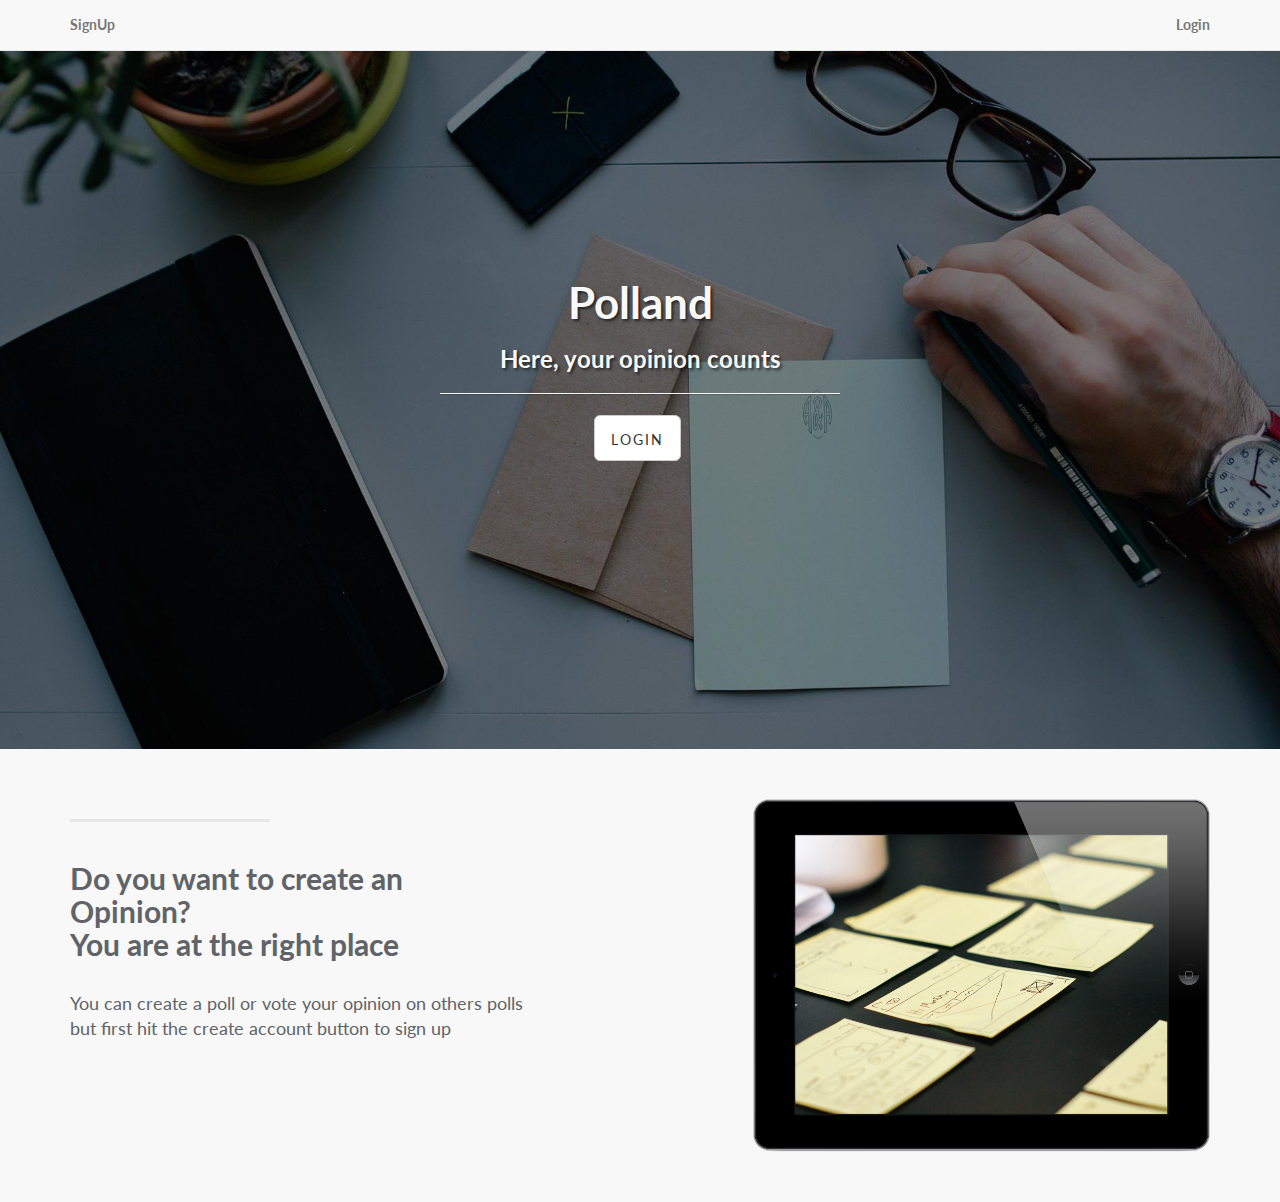
<file: index.html>
<!DOCTYPE html>
<html lang="en">

      
<head>
    <meta charset="utf-8">
    <meta http-equiv="X-UA-Compatible" content="IE=edge">
    <meta name="viewport" content="width=device-width, initial-scale=1">
    <meta name="description" content="">
    <meta name="author" content="">

    <title>Opinion-Poll Class12Bootcamp</title>

    <script type="text/javascript" src="js/jquery.js"></script>
    <script type="text/javascript" src="js/opinionpoll.js"></script>
    <script type="text/javascript" src="js/bootstrap.min.js"></script> 
    <link rel="stylesheet" type="text/css" href="css/bootstrap.min.css">
    <link rel="stylesheet" href="css/style.css">
    <script src="https://cdn.firebase.com/js/client/2.2.1/firebase.js"></script>
    
    <link href="css/landing-page.css" rel="stylesheet">
    <link href="font-awesome/css/font-awesome.min.css" rel="stylesheet" type="text/css">
    <link href="http://fonts.googleapis.com/css?family=Lato:300,400,700,300italic,400italic,700italic" rel="stylesheet" type="text/css">
    


</head>

<body>

    <!-- Navigation -->
    <nav class="navbar navbar-default navbar-fixed-top topnav" role="navigation">
        <div class="container topnav">
            <!-- Brand and toggle get grouped for better mobile display -->
            <div class="navbar-header">
                <button type="button" class="navbar-toggle" data-toggle="collapse" data-target="#bs-example-navbar-collapse-1">
                    <span class="sr-only"></span>
                    <span class="icon-bar"></span>
                    <span class="icon-bar"></span>
                    <span class="icon-bar"></span>
                </button>
                <a class="navbar-brand topnav" href="SignUp.html">SignUp</a>
            </div>
            <!-- Collect the nav links, forms, and other content for toggling -->
            <div class="collapse navbar-collapse" id="bs-example-navbar-collapse-1">
                <ul class="nav navbar-nav navbar-right">
                    <li>
                        <a href="login.html">Login</a>
                    </li>
                </ul>
            </div>
            <!-- /.navbar-collapse -->
        </div>
        <!-- /.container -->
    </nav>


    <!-- Header -->
    <a name="about"></a>
    <div class="intro-header">
        <div class="container">

            <div class="row">
                <div class="col-lg-12">
                    <div class="intro-message">
                        <h1>Polland</h1>
                        <h3>Here, your opinion counts</h3>
                        <hr class="intro-divider">
                        <ul class="list-inline intro-social-buttons">
                            <li>
                                <a class="btn btn-default btn-lg" href="login.html"><span class="network-name">Login</span></a>
                            </li>
                        </ul>
                    </div>
                </div>
            </div>

        </div>

    </div>

	<a  name="services"></a>
    <div class="content-section-a">

        <div class="container">
            <div class="row">
                <div class="col-lg-5 col-sm-6">
                    <hr class="section-heading-spacer">
                    <div class="clearfix"></div>
                    <h2 class="section-heading">Do you want to create an Opinion?<br>You are at the right place</h2>
                    <p class="lead">You can create a poll or vote your opinion on others polls but first hit the create account button to sign up</p>
                </div>
                <div class="col-lg-5 col-lg-offset-2 col-sm-6">
                    <img class="img-responsive" src="img/ipad.png" alt="">
                </div>
            </div>

        </div>
       

    </div>

    <script src="js/jquery.js"></script>
   
    <script src="js/bootstrap.min.js"></script>

</body>

</html>
</file>
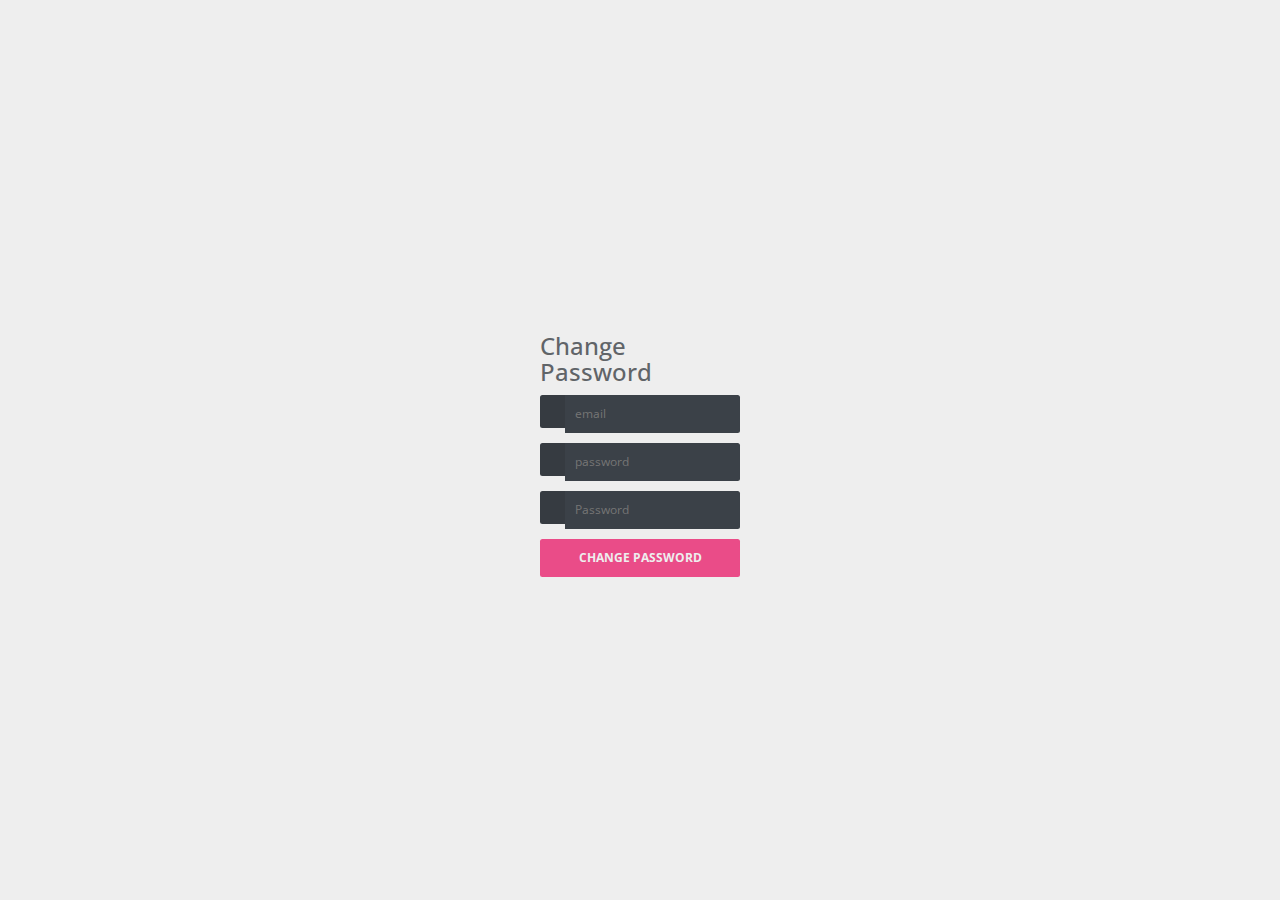
<file: changepassword.html>
<!DOCTYPE html>
<html >
  <head>
    <title>Login</title>

      <script type="text/javascript" src="js/jquery.js"></script>
      <script type="text/javascript" src="js/opinionpoll.js"></script>
      <script type="text/javascript" src="js/bootstrap.min.js"></script> 
      <link rel="stylesheet" type="text/css" href="css/bootstrap.min.css">
      <link rel="stylesheet" href="css/style.css">
      <script src="https://cdn.firebase.com/js/client/2.2.1/firebase.js"></script>
       <link href="font-awesome/css/font-awesome.min.css" rel="stylesheet" type="text/css">
      <link href="http://fonts.googleapis.com/css?family=Lato:300,400,700,300italic,400italic,700italic" rel="stylesheet" type="text/css">
    
  </head>

  <body>

    <body class="align">

      <div class="site__container">

        <div class="grid__container">

         <form action="" method="post" class="form form--login">

            <div class="intro-message">
               <h3>Change Password</h3>
            </div>

            <div class="form__field">
              <label class="fontawesome-user" for="login__username" ><span class="hidden">Username</span></label>
              <input type="text" class="form__input" placeholder="email" id="changeEmail" required>
            </div>

            <div class="form__field">
              <label class="fontawesome-user" for="login__email"><span class="hidden">email</span></label>
              <input type="password" class="form__input" placeholder="password" id="oldPwd" required>
            </div>

            <div class="form__field">
              <label class="fontawesome-lock" for="login__password"><span class="hidden">Password</span></label>
              <input type="password" class="form__input" placeholder="Password" id="newPwd"required>
            
            </div>
                <div class="form__field">
            <input type="submit" value="Change Password" id="changePwd">
        </div>

       </form>
      </div>
    </div>
  </body>    
  </body>
</html>
</file>
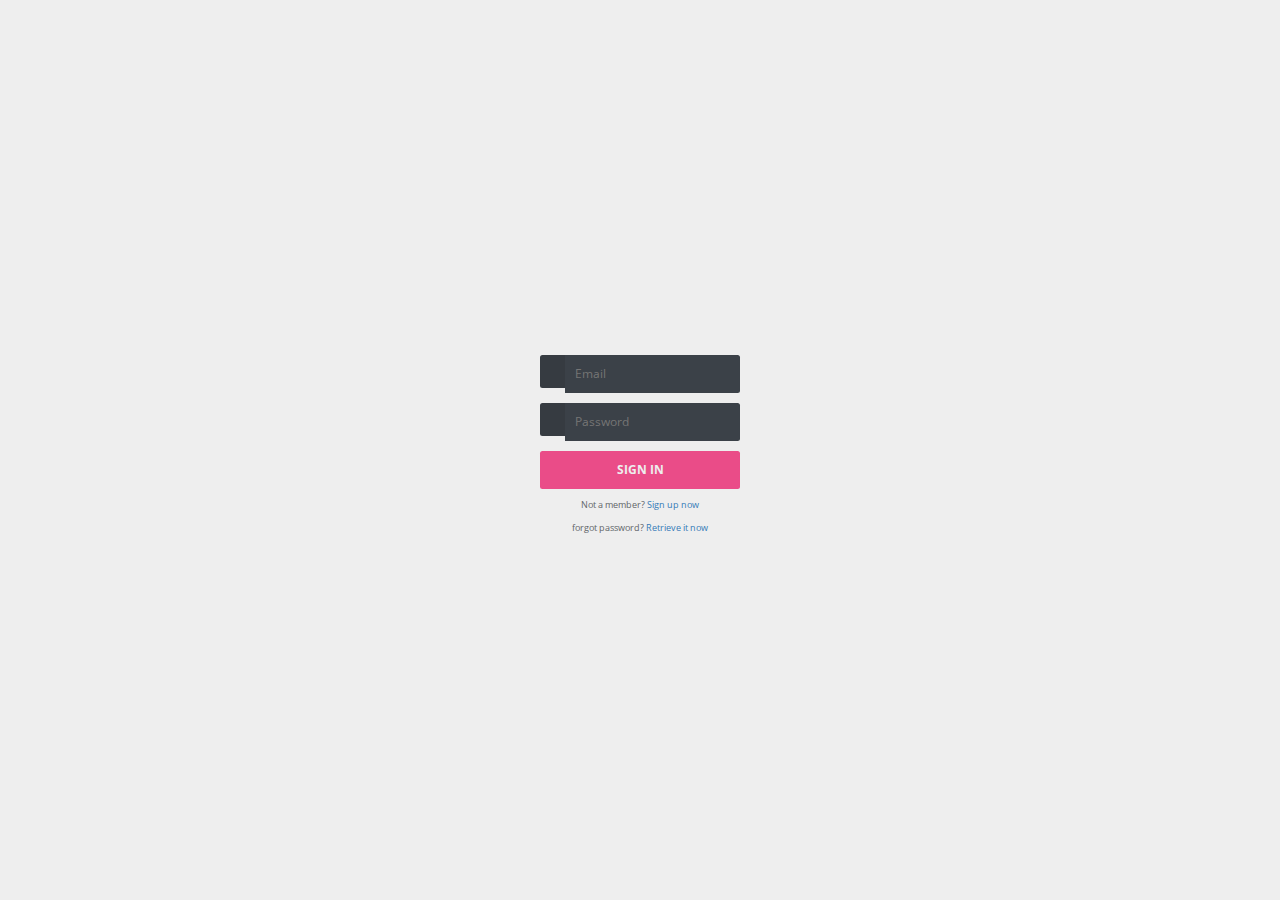
<file: login.html>
<!DOCTYPE html>
<html >
  <head>
    <title>Login</title>
     </title>
       <script type="text/javascript" src="js/jquery.js"></script>
      <script type="text/javascript" src="js/opinionpoll.js"></script>
      <script type="text/javascript" src="js/bootstrap.min.js"></script> 
      <link rel="stylesheet" type="text/css" href="css/bootstrap.min.css">
      <link rel="stylesheet" href="css/style.css">
      <script src="https://cdn.firebase.com/js/client/2.2.1/firebase.js"></script>
       <link href="font-awesome/css/font-awesome.min.css" rel="stylesheet" type="text/css">
      <link href="http://fonts.googleapis.com/css?family=Lato:300,400,700,300italic,400italic,700italic" rel="stylesheet" type="text/css">
    
      
  </head>

  <body>

    <body class="align">

  <div class="site__container">

    <div class="grid__container">

      <form action="" method="post" class="form form--login">

        <div class="form__field">
          <label class="fontawesome-user" for="login__email"><span class="hidden">Email</span></label>
          <input  type="text" class="form__input" placeholder="Email" id="loginEmail" required>
        </div>

        <div class="form__field">
          <label class="fontawesome-lock" for="login__password"><span class="hidden">Password</span></label>
          <input type="password" class="form__input" placeholder="Password" id="loginPwd" required>
        </div>

        <div class="form__field">
          <input type="submit" value="Sign In" id="login">
        </div>

      </form>

      <p class="text--center">Not a member? <a href="SignUp.html">Sign up now</a> <span class="fontawesome-arrow-right"></span></p>
      <p class="text--center">forgot password? <a href="retrieve.html">Retrieve it now </a> <span class="fontawesome-arrow-right"></span></p>

    </div>

  </div>

</body>
    
      
    
  </body>
</html>
</file>
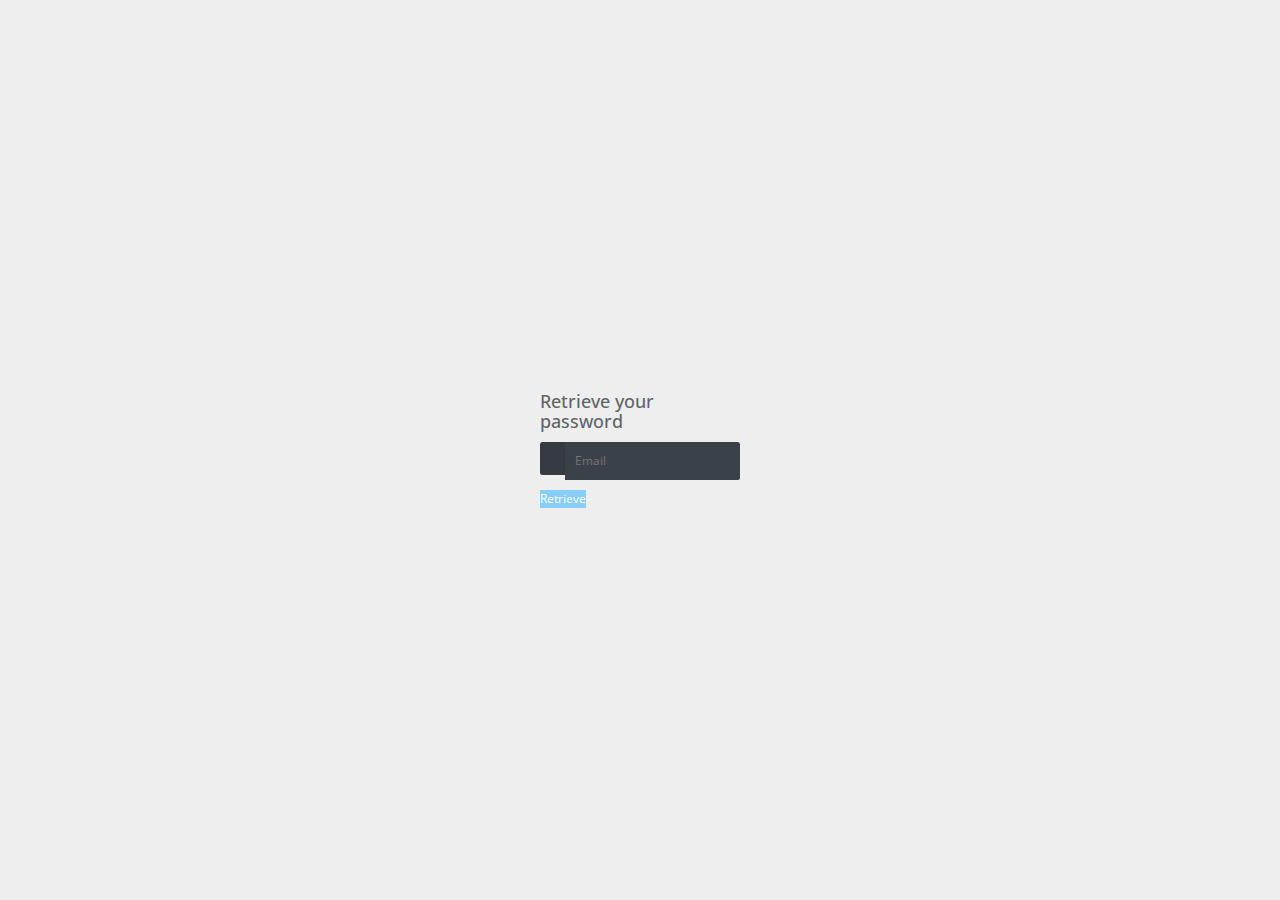
<file: retrieve.html>
<!DOCTYPE html>
<html >
  <head>
    <title>Retrieve Password</title>

      <script type="text/javascript" src="js/jquery.js"></script>
      <script type="text/javascript" src="js/opinionpoll.js"></script>
      <script type="text/javascript" src="js/bootstrap.min.js"></script> 
      <link rel="stylesheet" type="text/css" href="css/bootstrap.min.css">
      <link rel="stylesheet" href="css/style.css">
      <link href="font-awesome/css/font-awesome.min.css" rel="stylesheet" type="text/css">
      <link href="http://fonts.googleapis.com/css?family=Lato:300,400,700,300italic,400italic,700italic" rel="stylesheet" type="text/css">
      <script src="https://cdn.firebase.com/js/client/2.2.1/firebase.js"></script>

    
  </head>

  <body>
      <body class="align">

      <div class="site__container">

        <div class="grid__container">
       <div class="intro-message">
          <h4>Retrieve your password</h4>
      </div>

          <form action="" method="post" class="form form--login">

            <div class="form__field">
              <label class="fontawesome-user" for="login__email"><span class="hidden">Email</span></label>
              <input  type="text" class="form__input" placeholder="Email" id="forgetEmail" required>
            </div>

            <div class="form__field">
              <input type="button" value="Retrieve" id="retPwd">
            </div>

          </form>

            

        </div>

      </div>

    </body>
  </body>
</html>
</file>
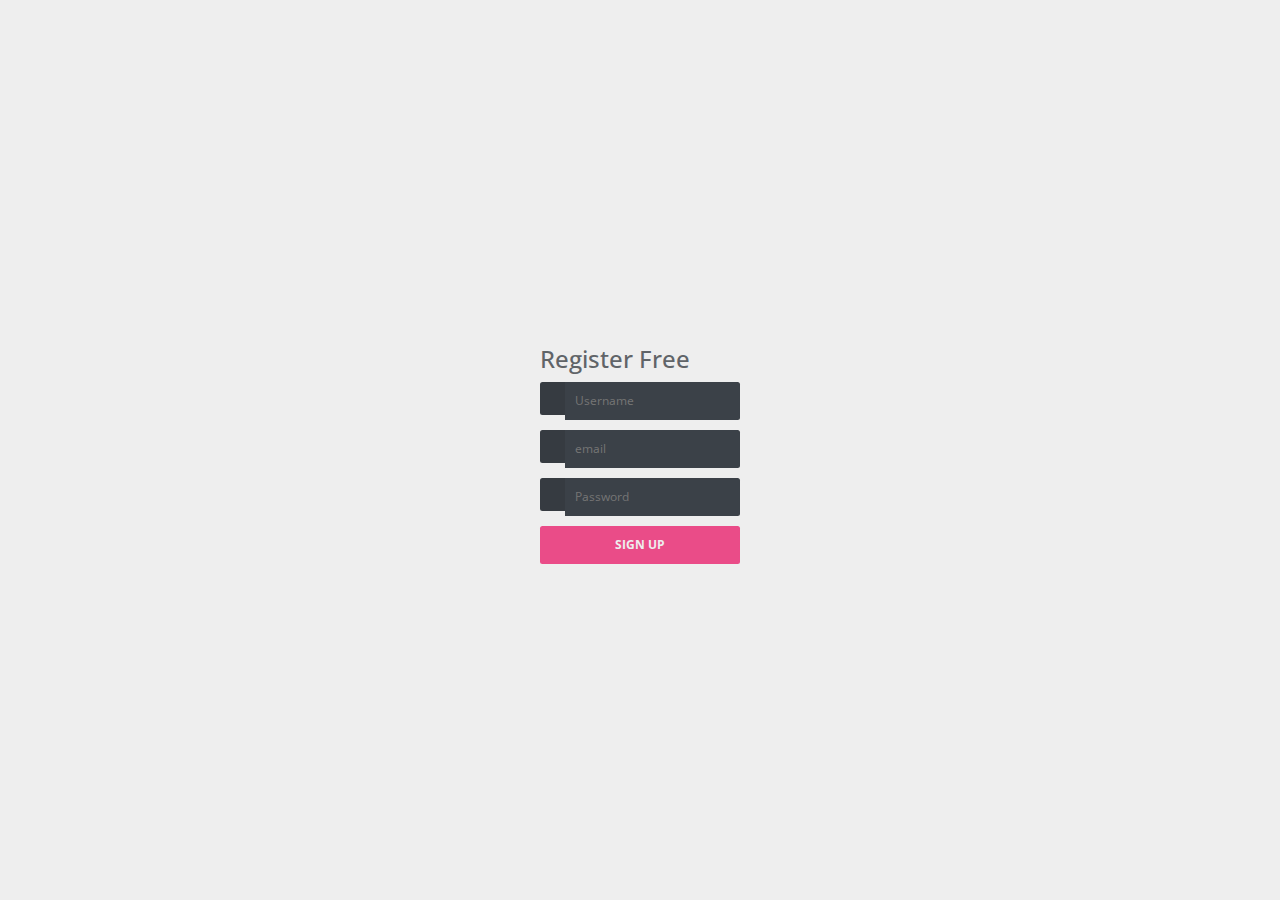
<file: SignUp.html>
<!DOCTYPE html>
<html >
  <head>
    <title>Sign UP</title>

      <script type="text/javascript" src="js/jquery.js"></script>
      <script type="text/javascript" src="js/opinionpoll.js"></script>
      <script type="text/javascript" src="js/bootstrap.min.js"></script> 
      <link rel="stylesheet" type="text/css" href="css/bootstrap.min.css">
      <link rel="stylesheet" href="css/style.css">
      <script src="https://cdn.firebase.com/js/client/2.2.1/firebase.js"></script>
       <link href="font-awesome/css/font-awesome.min.css" rel="stylesheet" type="text/css">
      <link href="http://fonts.googleapis.com/css?family=Lato:300,400,700,300italic,400italic,700italic" rel="stylesheet" type="text/css">
    
  </head>

  <body>

    <body class="align">

      <div class="site__container">

        <div class="grid__container">

         <form action="" method="post" class="form form--login">

            <div class="intro-message">
               <h3>Register Free</h3>
             </div>
            <div class="form__field">
              <label class="fontawesome-user" for="login__username" ><span class="hidden">Username</span></label>
              <input  type="text" class="form__input" placeholder="Username" id="regUser" required>
            </div>

             <div class="form__field">
              <label class="fontawesome-user" for="login__email"><span class="hidden">email</span></label>
              <input  type="text" class="form__input" placeholder="email" id="regEmail" required>
            </div>

            <div class="form__field">
              <label class="fontawesome-lock" for="login__password"><span class="hidden">Password</span></label>
              <input  type="password" class="form__input" placeholder="Password" id="pwd" required>
            

            </div>
                <div class="form__field">
            <input type="submit" value="Sign Up" id="signUp">
        </div>

       </form>
      </div>
    </div>
  </body>    
  </body>
</html>
</file>
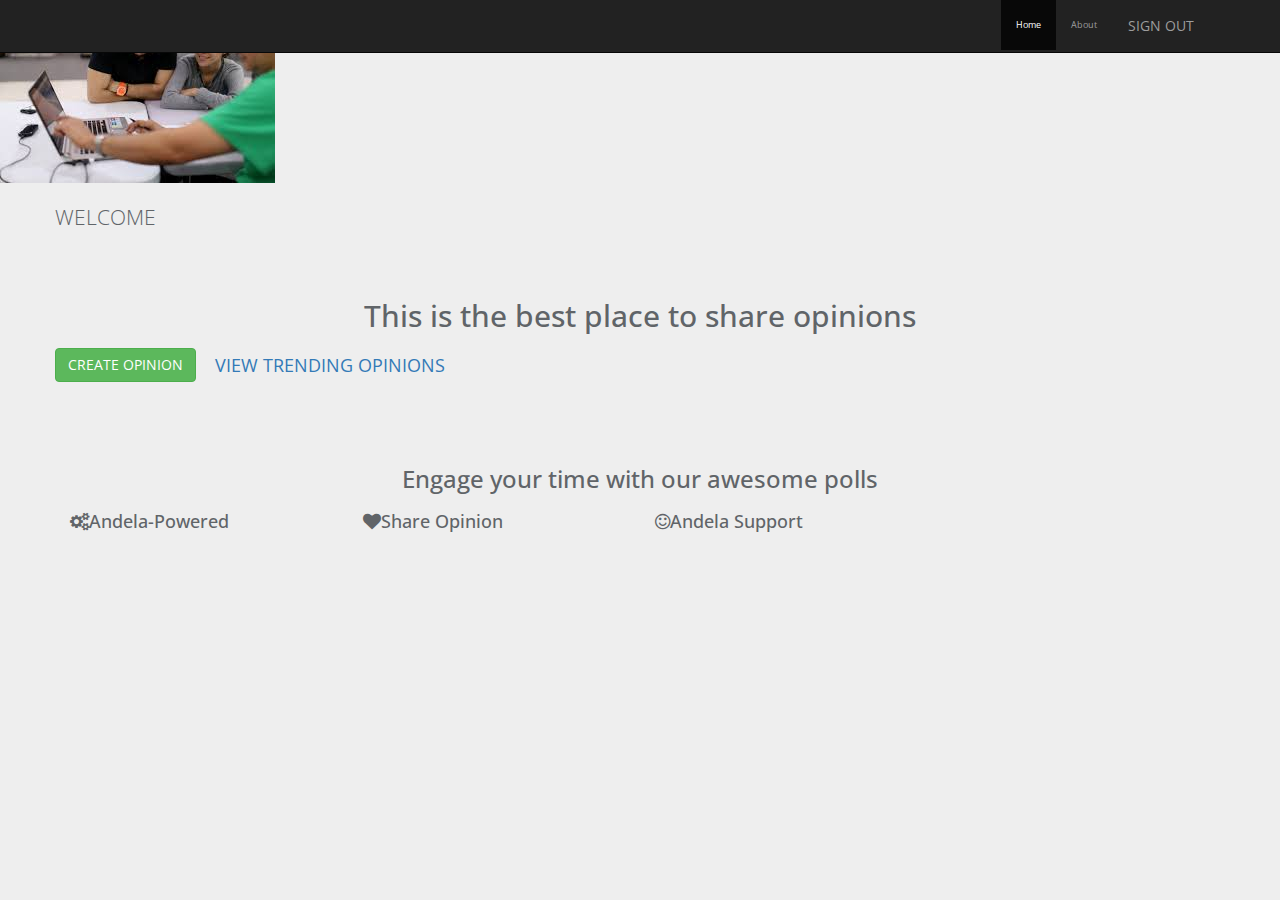
<file: welcomepage.html>
<!DOCTYPE html>
<html lang="en">
<head>
	<title>Welcome Page</title>

	 <script type="text/javascript" src="js/jquery.js"></script>
      <script type="text/javascript" src="js/opinionpoll.js"></script>
      <script type="text/javascript" src="js/bootstrap.min.js"></script> 
      <link rel="stylesheet" type="text/css" href="css/bootstrap.min.css">
      <link rel="stylesheet" href="css/style.css">
      <script src="https://cdn.firebase.com/js/client/2.2.1/firebase.js"></script>
       <link href="font-awesome/css/font-awesome.min.css" rel="stylesheet" type="text/css">
      <link href="http://fonts.googleapis.com/css?family=Lato:300,400,700,300italic,400italic,700italic" rel="stylesheet" type="text/css">
    
</head>

<body class="home">
<div class="for-welcome">
	<img src="./img/img.png">
	
</div>
	<div class="navbar navbar-inverse navbar-fixed-top headroom" >
		<div class="container">
			<div class="navbar-header">				
				<button type="button" class="navbar-toggle" data-toggle="collapse" data-target=".navbar-collapse"><span class="icon-bar"></span> <span class="icon-bar"></span> <span class="icon-bar"></span> </button>
				<a class="navbar-brand" href="index.html"></a>
			</div>
			<div class="navbar-collapse collapse">
				<ul class="nav navbar-nav pull-right">
					<li class="active"><a href="#">Home</a></li>
					<li><a href="about.html">About</a></li>					
						<ul class="dropdown-menu">
							<li><a href="sidebar-left.html"></a></li>
							<li class="active"><a href="sidebar-right.html"></a></li>
						</ul>
					</li>
					<li><a class="btn" id="logout_user">SIGN OUT</a></li>
				</ul>
			</div>
		</div>
	</div> 
	<header id="head">
		<div class="container">
			<div class="row">
				<h1 class="lead">WELCOME</h1>
				<div class="container text-center">
				<br> <br>
				<h2 class="thin">This is the best place to share opinions</h2>		
			 </div>				
				<p><a class="btn btn-default btn-success" href="add_opinion.html" role="button">CREATE OPINION</a> <a class="btn btn-action btn-lg" role="button" href="list_polls.html">VIEW TRENDING OPINIONS</a></p>
			</div>
		</div>
	</header>
	<!-- /Header -->

	<!-- Intro -->
	
	<!-- /Intro-->
		
	<!-- Highlights - jumbotron -->
	<div class="jumbotron top-space">
		<div class="container">
			
			<h3 class="text-center thin">Engage your time with our awesome polls</h3>
			
			<div class="row">
				<div class="col-md-3 col-sm-6 highlight">
					<div class="h-caption"><h4><i class="fa fa-cogs fa-5"></i>Andela-Powered</h4></div>
					<div class="h-body text-center">
					<div class="h-body text-center"></div>
				</div>
				</div>
				<div class="col-md-3 col-sm-6 highlight">
					<div class="h-caption"><h4><i class="fa fa-heart fa-5"></i>Share Opinion</h4></div>
					<div class="h-body text-center"></div>
				</div>
				<div class="col-md-3 col-sm-6 highlight">
					<div class="h-caption"><h4><i class="fa fa-smile-o fa-5"></i>Andela Support</h4></div>
					<div class="h-body text-center"></div>
				</div>
			</div> 
		</div>
	</div>
</file>
<file: css/style.css>
@import "http://weloveiconfonts.com/api/?family=fontawesome";
@import "http://fonts.googleapis.com/css?family=Open+Sans:400,700";
[class*="fontawesome-"]::before {
    font-family: "FontAwesome",sans-serif;
}
* {
    box-sizing: border-box;
}
html {
    height: 100%;
}
body {
    background-color: #eee ;
    color: #606468;
    font: 400 0.875rem/1.5 "Open Sans",sans-serif;
    margin: 0;
    min-height: 100%;
}
a {
    outline: 0 none;
    text-decoration: none;
}
a:focus, a:hover {
    text-decoration: underline;
}
input {
    border: 0 none;
    color: #ffffff;
    font-family: inherit;
    font-feature-settings: inherit;
    font-kerning: inherit;
    font-language-override: inherit;
    font-size: 12px;
    font-size-adjust: inherit;
    font-stretch: inherit;
    font-style: inherit;
    font-synthesis: inherit;
    font-variant: inherit;
    font-weight: inherit;
    line-height: inherit;
    outline: 0 none;
    padding: 0;
    transition: background-color 0.3s ease 0s;
}
.site__container {
    flex: 1 1 0;
    padding: 3rem 0;
}
.form input[type="password"], .form input[type="text"], .form input[type="submit"] {
    width: 100%;
}
.form--login {
    color: #606468;
}
.form--login label, .form--login input[type="text"], .form--login input[type="password"], .form--login input[type="submit"] {
    border-radius: 0.25rem;
    padding: 1rem;
}
.form--login label {
    background-color: #363b41;
    border-bottom-right-radius: 0;
    border-top-right-radius: 0;
    padding-left: 1.25rem;
    padding-right: 1.25rem;
}
.form--login input[type="text"], .form--login input[type="password"] {
    background-color: #3b4148;
    border-bottom-left-radius: 0;
    border-top-left-radius: 0;
}
.form--login input[type="text"]:focus, .form--login input[type="text"]:hover, .form--login input[type="password"]:focus, .form--login input[type="password"]:hover {
    background-color: #434a52;
}
.form--login input[type="submit"] {
    background-color: #ea4c88;
    color: #eee;
    font-weight: bold;
    text-transform: uppercase;
}
.form--login input[type="submit"]:focus, .form--login input[type="submit"]:hover {
    background-color: #d44179;
}
.form__field {
    display: flex;
    margin-bottom: 1rem;
}
.form__input {
    flex: 1 1 0;
}
.align {
    align-items: center;
    display: flex;
    flex-direction: row;
}
.hidden {
    border: 0 none;
    clip: rect(0px, 0px, 0px, 0px);
    height: 1px;
    margin: -1px;
    overflow: hidden;
    padding: 0;
    position: absolute;
    width: 1px;
}
.text--center {
    text-align: center;
}
.grid__container {
    margin: 0 auto;
    max-width: 20rem;
    width: 90%;
}
#retPwd{
    background: #87cefa
}
</file>
<file: css/landing-page.css>
/*!
 * Start Bootstrap - Landing Page Bootstrap Theme (http://startbootstrap.com)
 * Code licensed under the Apache License v2.0.
 * For details, see http://www.apache.org/licenses/LICENSE-2.0.
 */

body,
html {
    width: 100%;
    height: 100%;
}

body,
h1,
h2,
h3,
h4,
h5,
h6 {
    font-family: "Lato","Helvetica Neue",Helvetica,Arial,sans-serif;
    font-weight: 700;
}

.topnav {
    font-size: 14px; 
}

.lead {
    font-size: 18px;
    font-weight: 400;
}

.intro-header {
    padding-top: 50px; /* If you're making other pages, make sure there is 50px of padding to make sure the navbar doesn't overlap content! */
    padding-bottom: 50px;
    text-align: center;
    color: #f8f8f8;
    background: url(../img/intro-bg.jpg) no-repeat center center;
    background-size: cover;
}

.intro-message {
    position: relative;
    padding-top: 20%;
    padding-bottom: 20%;
}

.intro-message > h1 {
    margin: 0;
    text-shadow: 2px 2px 3px rgba(0,0,0,0.6);
    font-size: 5em;
}

.intro-divider {
    width: 400px;
    border-top: 1px solid #f8f8f8;
    border-bottom: 1px solid rgba(0,0,0,0.2);
}

.intro-message > h3 {
    text-shadow: 2px 2px 3px rgba(0,0,0,0.6);
}

@media(max-width:767px) {
    .intro-message {
        padding-bottom: 15%;
    }

    .intro-message > h1 {
        font-size: 3em;
    }

    ul.intro-social-buttons > li {
        display: block;
        margin-bottom: 20px;
        padding: 0;
    }

    ul.intro-social-buttons > li:last-child {
        margin-bottom: 0;
    }

    .intro-divider {
        width: 100%;
    }
}

.network-name {
    text-transform: uppercase;
    font-size: 14px;
    font-weight: 400;
    letter-spacing: 2px;
}

.content-section-a {
    padding: 50px 0;
    background-color: #f8f8f8;
}

.content-section-b {
    padding: 50px 0;
    border-top: 1px solid #e7e7e7;
    border-bottom: 1px solid #e7e7e7;
}

.section-heading {
    margin-bottom: 30px;
}

.section-heading-spacer {
    float: left;
    width: 200px;
    border-top: 3px solid #e7e7e7;
}

.banner {
    padding: 100px 0;
    color: #f8f8f8;
    background: url(../img/banner-bg.jpg) no-repeat center center;
    background-size: cover;
}

.banner h2 {
    margin: 0;
    text-shadow: 2px 2px 3px rgba(0,0,0,0.6);
    font-size: 3em;
}

.banner ul {
    margin-bottom: 0;
}

.banner-social-buttons {
    float: right;
    margin-top: 0;
}

@media(max-width:1199px) {
    ul.banner-social-buttons {
        float: left;
        margin-top: 15px;
    }
}

@media(max-width:767px) {
    .banner h2 {
        margin: 0;
        text-shadow: 2px 2px 3px rgba(0,0,0,0.6);
        font-size: 3em;
    }

    ul.banner-social-buttons > li {
        display: block;
        margin-bottom: 20px;
        padding: 0;
    }

    ul.banner-social-buttons > li:last-child {
        margin-bottom: 0;
    }
}

footer {
    padding: 50px 0;
    background-color: #f8f8f8;
}

p.copyright {
    margin: 15px 0 0;
}
</file>
